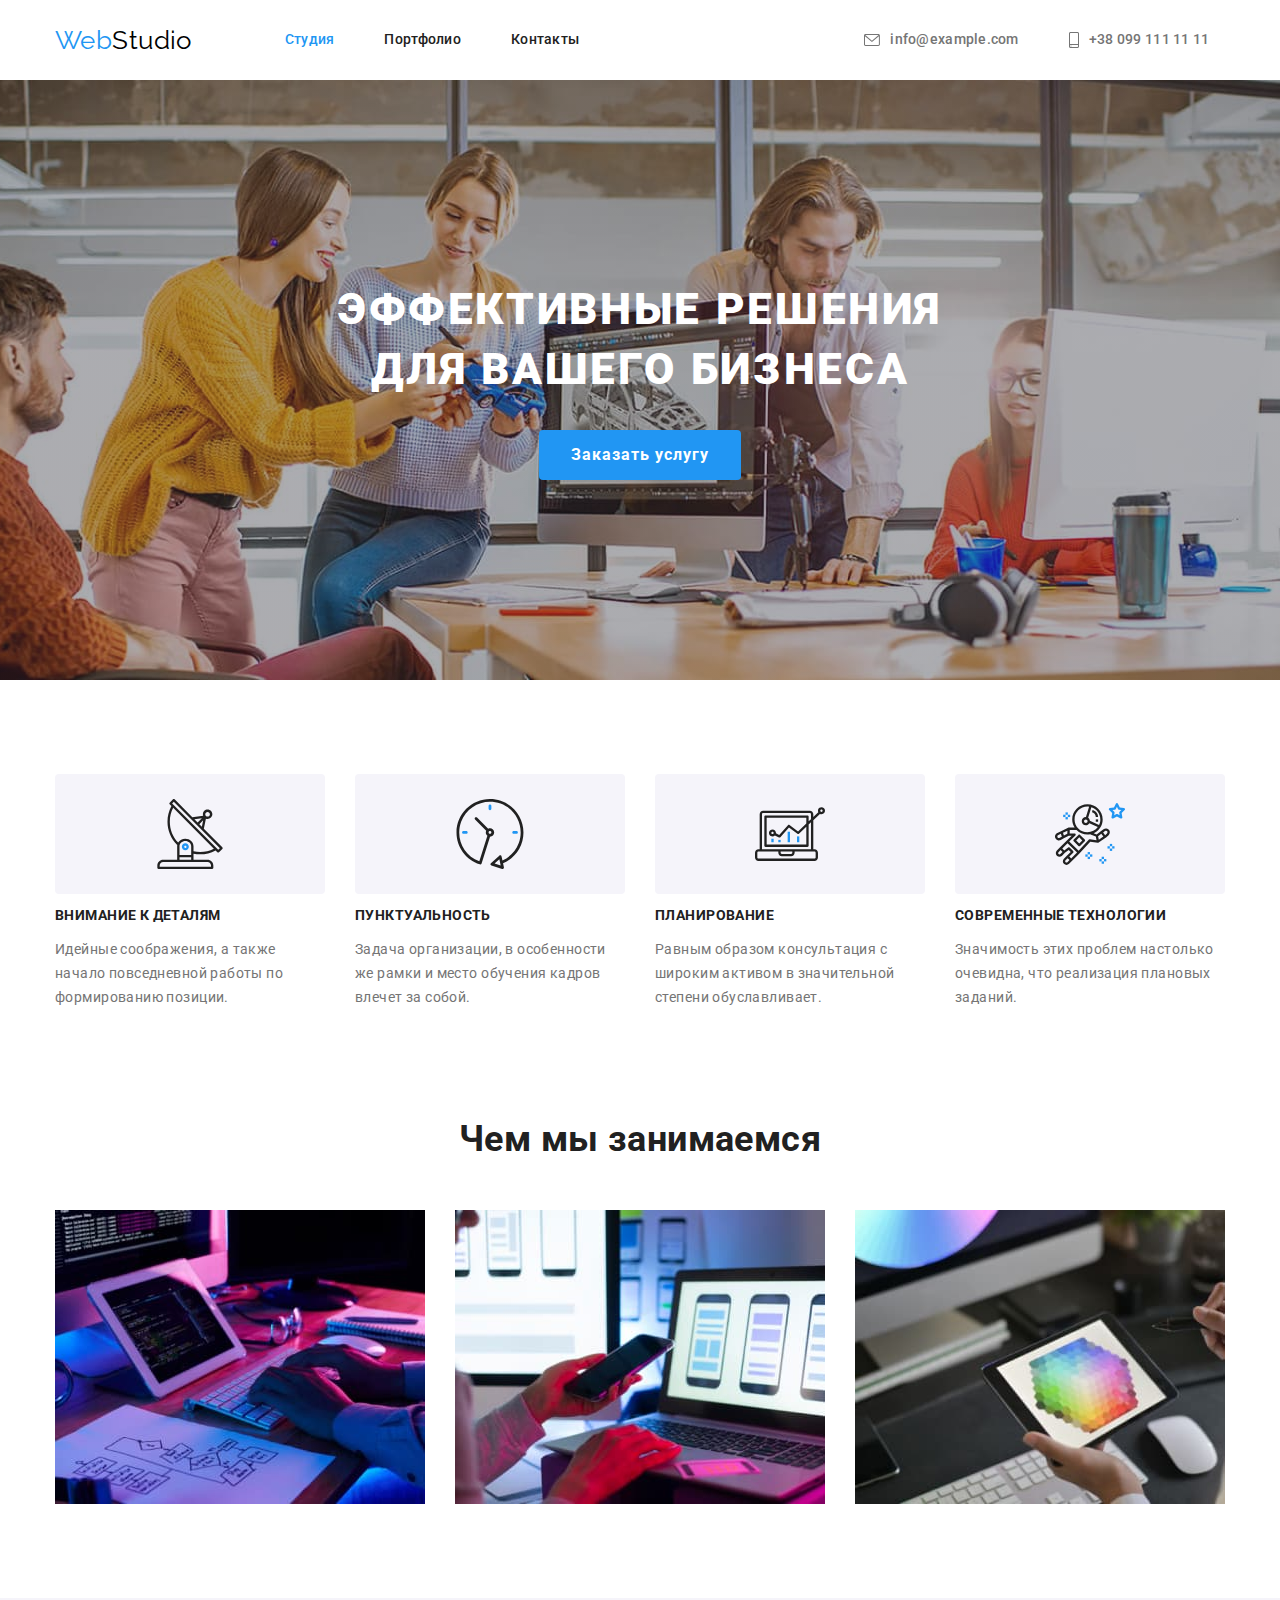
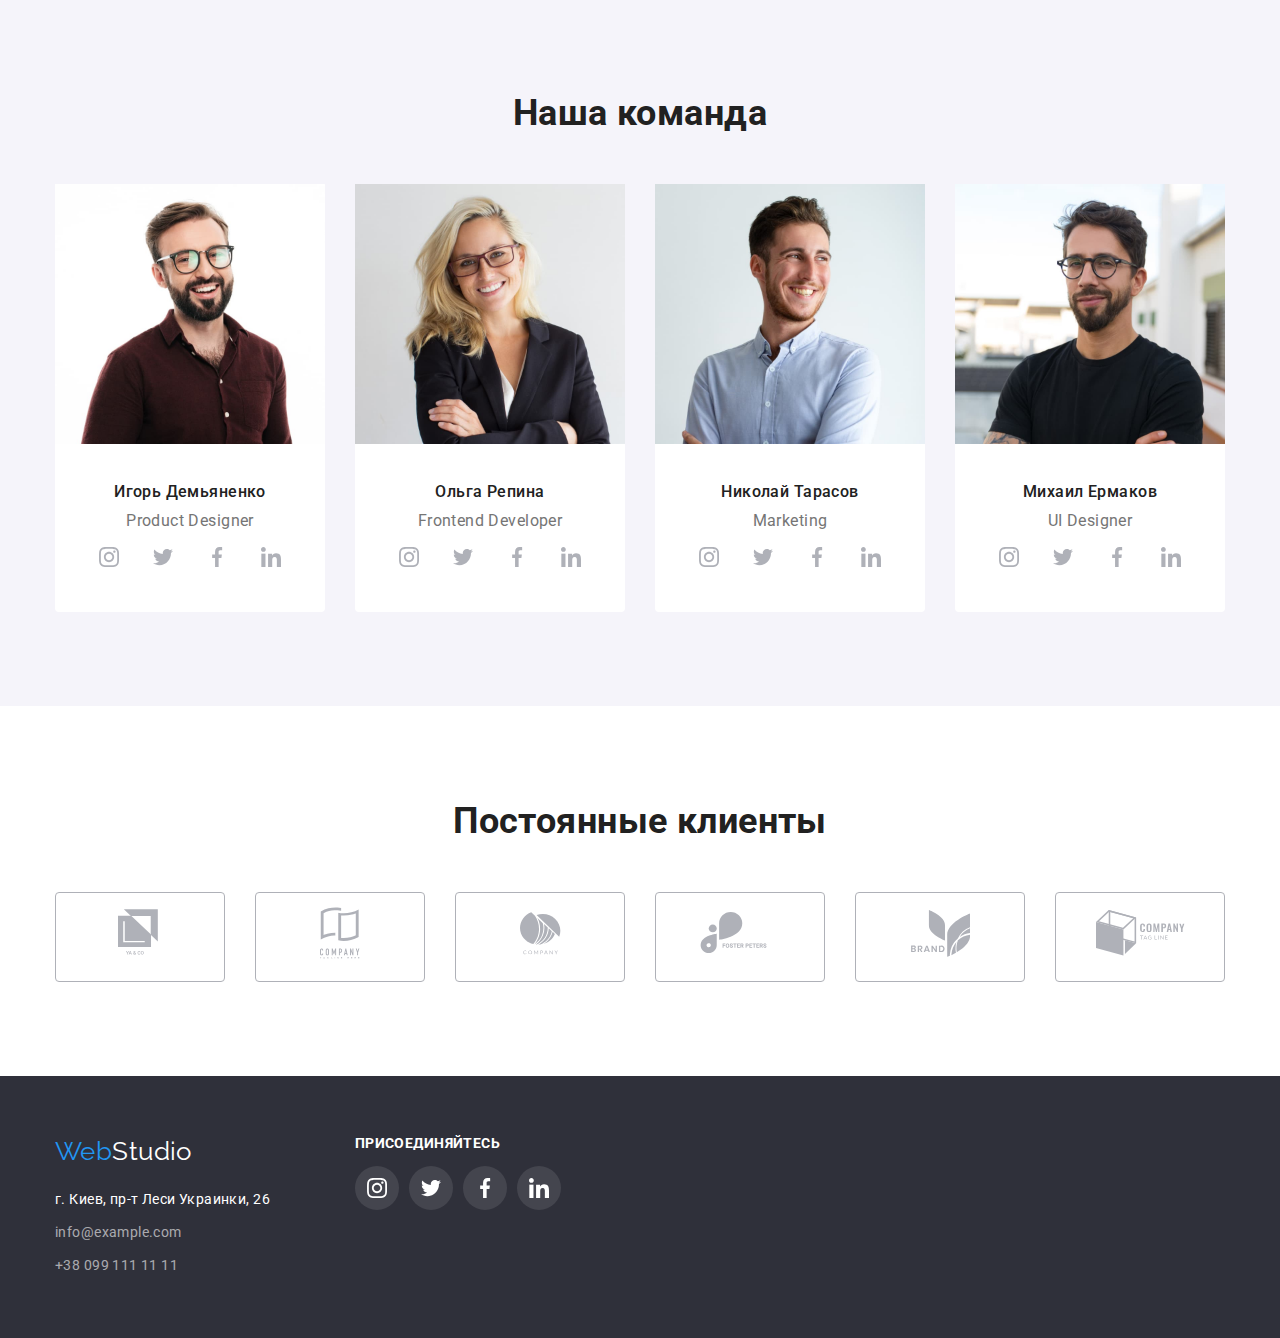
<file: index.html>
<!DOCTYPE html>
<html lang="ru">
  <head>
    <meta charset="UTF-8" />
    <meta name="viewport" content="width=device-width, initial-scale=1.0" />
    <title>Главная</title>
    <link
      href="https://fonts.googleapis.com/css2?family=Oleo+Script&family=Raleway:wght@700&family=Roboto:wght@400;500;700;900&display=swap"
      rel="stylesheet">
      <link rel="stylesheet" href="https://cdnjs.cloudflare.com/ajax/libs/modern-normalize/1.0.0/modern-normalize.min.css">
      <link rel="stylesheet" href="./css/styles.css">
  </head>
  <body>
  <header>
    <div class="conteiner displflex">
      <nav class="heder-displflex">
        <a href="" class="logo ">
          <span class="logo-span">Web</span>Studio</a>
  
        <ul class="list displflex ">
          <li><a href="./index.html" class="header-nav current">Студия</a></li>
          <li><a href="./portfolio.html" class="header-nav">Портфолио</a></li>
          <li><a href="" class="header-nav">Контакты</a></li>
        </ul>
      </nav>
      <ul class="list displflex ">
        <li class="item">
          <address>
            <a href="mailto:info@example.com" class="header-nav contacts">
              <svg width="16" height="12">
                <use href="./images/sprite.svg#icon-envelope"></use>
              </svg>
              info@example.com</a>
          </address>
        </li>
        <li class="item">
          <address>
            <a href="tel:+380991111111" class="header-nav contacts">
              <svg width="10" height="16">
                <use href="./images/sprite.svg#icon-smartphone"></use>
              </svg>
              +38 099 111 11 11</a>
          </address>
        </li>
      </ul>
    </div>
  </header>
    <main>
      <section class="main-section">
        <h1 class="main-title">Эффективные решения <br />для вашего бизнеса</h1>
        <a href="" class="button">Заказать услугу</a>
      </section>
      
      
        <section class="main-content advantages">
          <div class="conteiner">
          <h2 hidden>Наши преимущества</h2>
          <!--заголовок будет скрыт-->
            <ul class="list displflex">
              <li>
                <div class="box">
                  <svg>
                    <use href="./images/sprite.svg#icon-antenna" ></use>
                  </svg>
                </div>
                <h3>Внимание к деталям</h3>
                <p>
                  Идейные соображения, а также начало повседневной работы по
                  формированию позиции.
                </p>
                
              </li>
              <li>
                <div class="box">
                  <svg>
                    <use href="./images/sprite.svg#icon-clock" ></use>
                  </svg>
                </div>
                <h3>Пунктуальность</h3>
                <p>
                  Задача организации, в особенности же рамки и место обучения кадров
                  влечет за собой.
                </p>
                
              </li>
              <li>
                <div class="box">
                  <svg>
                    <use href="./images/sprite.svg#icon-diagram" ></use>
                  </svg>
                </div>
                <h3>Планирование</h3>
                <p>
                  Равным образом консультация с широким активом в значительной
                  степени обуславливает.
                </p>
                
              </li>
              <li>
                <div class="box">
                  <svg>
                    <use href="./images/sprite.svg#icon-astronaut" ></use>
                  </svg>
                </div>
                <h3>Современные технологии</h3>
                <p>
                  Значимость этих проблем настолько очевидна, что реализация
                  плановых заданий.
                </p>
                
              </li>
            </ul>
            </div>
        </section>
 
          <section class="main-content study ">
            <div class="conteiner">
            <h2 class="subtitle">Чем мы занимаемся</h2>
            <ul class="list displflex gallery">
              <li>
                <!-- <h3>Десктопные приложения</h3> -->
                <img src="./images/desktop.jpg" alt="Фото Десктопные приложения" width="370" height="294" />
              </li>
              <li>
                <!-- <h3>Мобильные приложения</h3> -->
                <img src="./images/mobile.jpg" alt="Фото Мобильные приложения" width="370" height="294" />
              </li>
              <li>
                <!-- <h3>Дизайнерские решения</h3> -->
                <img src="./images/design.jpg" alt="Фото Дизайнерские решения" width="370" height="294" />
              </li>
            </ul>
            </div>
          </section>

      <section class="main-command">
        <div class="conteiner ">
          <h2 class="subtitle ">Наша команда</h2>
          <ul class="list gallery displflex">
            <li class="list-command">
              
              <img src="./images/product-designer.jpg" alt="Фото Игорь Демьяненко" width="270" height="260" />
              <h3>Игорь Демьяненко</h3>
              <p>Product Designer</p>

              <ul class="list social-list">
                <li class="social-list-item">
                  <a href="" class="social-list-item-link">
                    <svg>
                      <use href="./images/sprite.svg#icon-instagram"></use>
                    </svg>
                  </a>
                </li>
                <li class="social-list-item">
                  <a href="" class="social-list-item-link">
                    <svg>
                      <use href="./images/sprite.svg#icon-twitter"></use>
                    </svg>
                  </a>
                </li>
                <li class="social-list-item">
                  <a href="" class="social-list-item-link">
                    <svg>
                      <use href="./images/sprite.svg#icon-facebook"></use>
                    </svg>
                  </a>
                </li>
                <li class="social-list-item">
                  <a href="" class="social-list-item-link">
                    <svg>
                      <use href="./images/sprite.svg#icon-linkedin"></use>
                    </svg>
                  </a>
                </li>
              </ul>
              

            </li>
            <li class="list-command">
              
              <img src="./images/frontend-developer.jpg" alt="Фото Ольга Репина" width="270" height="260" />
              <h3>Ольга Репина</h3>
              <p>Frontend Developer</p>

              <ul class="list social-list">
                <li class="social-list-item">
                  <a href="" class="social-list-item-link">
                    <svg>
                      <use href="./images/sprite.svg#icon-instagram"></use>
                    </svg>
                  </a>
                </li>
                <li class="social-list-item">
                  <a href="" class="social-list-item-link">
                    <svg>
                      <use href="./images/sprite.svg#icon-twitter"></use>
                    </svg>
                  </a>
                </li>
                <li class="social-list-item">
                  <a href="" class="social-list-item-link">
                    <svg>
                      <use href="./images/sprite.svg#icon-facebook"></use>
                    </svg>
                  </a>
                </li>
                <li class="social-list-item">
                  <a href="" class="social-list-item-link">
                    <svg>
                      <use href="./images/sprite.svg#icon-linkedin"></use>
                    </svg>
                  </a>
                </li>
              </ul>

            </li>
            <li class="list-command">
              
              <img src="./images/marketing.jpg" alt="Фото Николай Тарасов" width="270" height="260" />
              <h3>Николай Тарасов</h3>
              <p>Marketing</p>

              <ul class="list social-list">
                <li class="social-list-item">
                  <a href="" class="social-list-item-link">
                    <svg>
                      <use href="./images/sprite.svg#icon-instagram"></use>
                    </svg>
                  </a>
                </li>
                <li class="social-list-item">
                  <a href="" class="social-list-item-link">
                    <svg>
                      <use href="./images/sprite.svg#icon-twitter"></use>
                    </svg>
                  </a>
                </li>
                <li class="social-list-item">
                  <a href="" class="social-list-item-link">
                    <svg>
                      <use href="./images/sprite.svg#icon-facebook"></use>
                    </svg>
                  </a>
                </li>
                <li class="social-list-item">
                  <a href="" class="social-list-item-link">
                    <svg>
                      <use href="./images/sprite.svg#icon-linkedin"></use>
                    </svg>
                  </a>
                </li>
              </ul>

            </li>
            <li class="list-command">
              
              <img src="./images/designer.jpg" alt="Фото Михаил Ермаков" width="270" height="260" />
              <h3>Михаил Ермаков</h3>
              <p>UI Designer</p>

              <ul class="list social-list">
                <li class="social-list-item">
                  <a href="" class="social-list-item-link">
                    <svg>
                      <use href="./images/sprite.svg#icon-instagram"></use>
                    </svg>
                  </a>
                </li>
                <li class="social-list-item">
                  <a href="" class="social-list-item-link">
                    <svg>
                      <use href="./images/sprite.svg#icon-twitter"></use>
                    </svg>
                  </a>
                </li>
                <li class="social-list-item">
                  <a href="" class="social-list-item-link">
                    <svg>
                      <use href="./images/sprite.svg#icon-facebook"></use>
                    </svg>
                  </a>
                </li>
                <li class="social-list-item">
                  <a href="" class="social-list-item-link">
                    <svg>
                      <use href="./images/sprite.svg#icon-linkedin"></use>
                    </svg>
                  </a>
                </li>
              </ul>
              

            </li>
          </ul>
        </div>
        
      </section>
      <section class="main-content clients">
        <h2 class="subtitle">Постоянные клиенты</h2>
        <ul class="list ">
          <li class="box-clients">
            <a href="" class="list-clients">
              <svg width="44" height="49">
                <use href="./images/sprite.svg#icon-logo-1" ></use>
              </svg>
            </a>
          </li>
          <li class="box-clients">
            <a href="" class="list-clients">
              <svg width="40" height="52">
                <use href="./images/sprite.svg#icon-logo-2" ></use>
              </svg>
            </a>
          </li>
          <li class="box-clients">
            <a href="" class="list-clients">
              <svg width="41" height="43">
                <use href="./images/sprite.svg#icon-logo-3" ></use>
              </svg>
            </a>
          </li>
          <li class="box-clients">
            <a href="" class="list-clients">
              <svg width="80" height="42">
                <use href="./images/sprite.svg#icon-logo-4" ></use>
              </svg>
            </a>
          </li>
          <li class="box-clients">
            <a href="" class="list-clients">
              <svg width="59" height="47">
                <use href="./images/sprite.svg#icon-logo-5" ></use>
              </svg>
            </a>
          </li>
          <li class="box-clients">
            <a href="" class="list-clients">
              <svg width="89" height="46">
                <use href="./images/sprite.svg#icon-logo-6" ></use>
              </svg>
            </a>
          </li>
        </ul>

      </section>
    </main>
    
    <footer >
      <div class="conteiner">
        <ul class="list box-footer">
          <li>
            <div class="footer-conteiner">
              <h2 hidden>Контакты</h2>
              <!--заголовок будет скрыт-->
              <ul class="list">
                <li>
                  <a href="" class="logo main-title">
                    <span class="logo-span">Web</span>Studio</a>
                </li>
                <li class="footer-address">
                  <address>
                    <a href="https://goo.gl/maps/yA38NtLSpZcAnVb77" target="_blank" class="main-title">г. Киев, пр-т Леси
                      Украинки, 26</a>
                  </address>
                </li>
                <li class="footer-item">
                  <address>
                    <a href="mailto:info@example.com" class="footer-contacts">info@example.com</a>
                  </address>
                </li>
                <li class="footer-item">
                  <address>
                    <a href="tel:+380991111111" class="footer-contacts">+38 099 111 11 11</a>
                  </address>
                </li>
              </ul>
            </div>
          </li>
          <li>
            <div >
            
              <h3 class="footer-subtitle">Присоединяйтесь</h3>
              <ul class="list social-list">
                <li class="social-list-item">
                  <a href="" class="social-list-item-link">
                    <svg>
                      <use href="./images/sprite.svg#icon-instagram"></use>
                    </svg>
                  </a>
                </li>
                <li class="social-list-item">
                  <a href="" class="social-list-item-link">
                    <svg>
                      <use href="./images/sprite.svg#icon-twitter"></use>
                    </svg>
                  </a>
                </li>
                <li class="social-list-item">
                  <a href="" class="social-list-item-link">
                    <svg>
                      <use href="./images/sprite.svg#icon-facebook"></use>
                    </svg>
                  </a>
                </li>
                <li class="social-list-item">
                  <a href="" class="social-list-item-link">
                    <svg>
                      <use href="./images/sprite.svg#icon-linkedin"></use>
                    </svg>
                  </a>
                </li>
              </ul>
            
            </div>

          </li>

          <li>
            <div >
              <h3 hidden>Forma</h3>
            
            </div>
            
          </li>

        </ul>

      </div>
      
      
    </footer>
  </body>
</html>
</file>
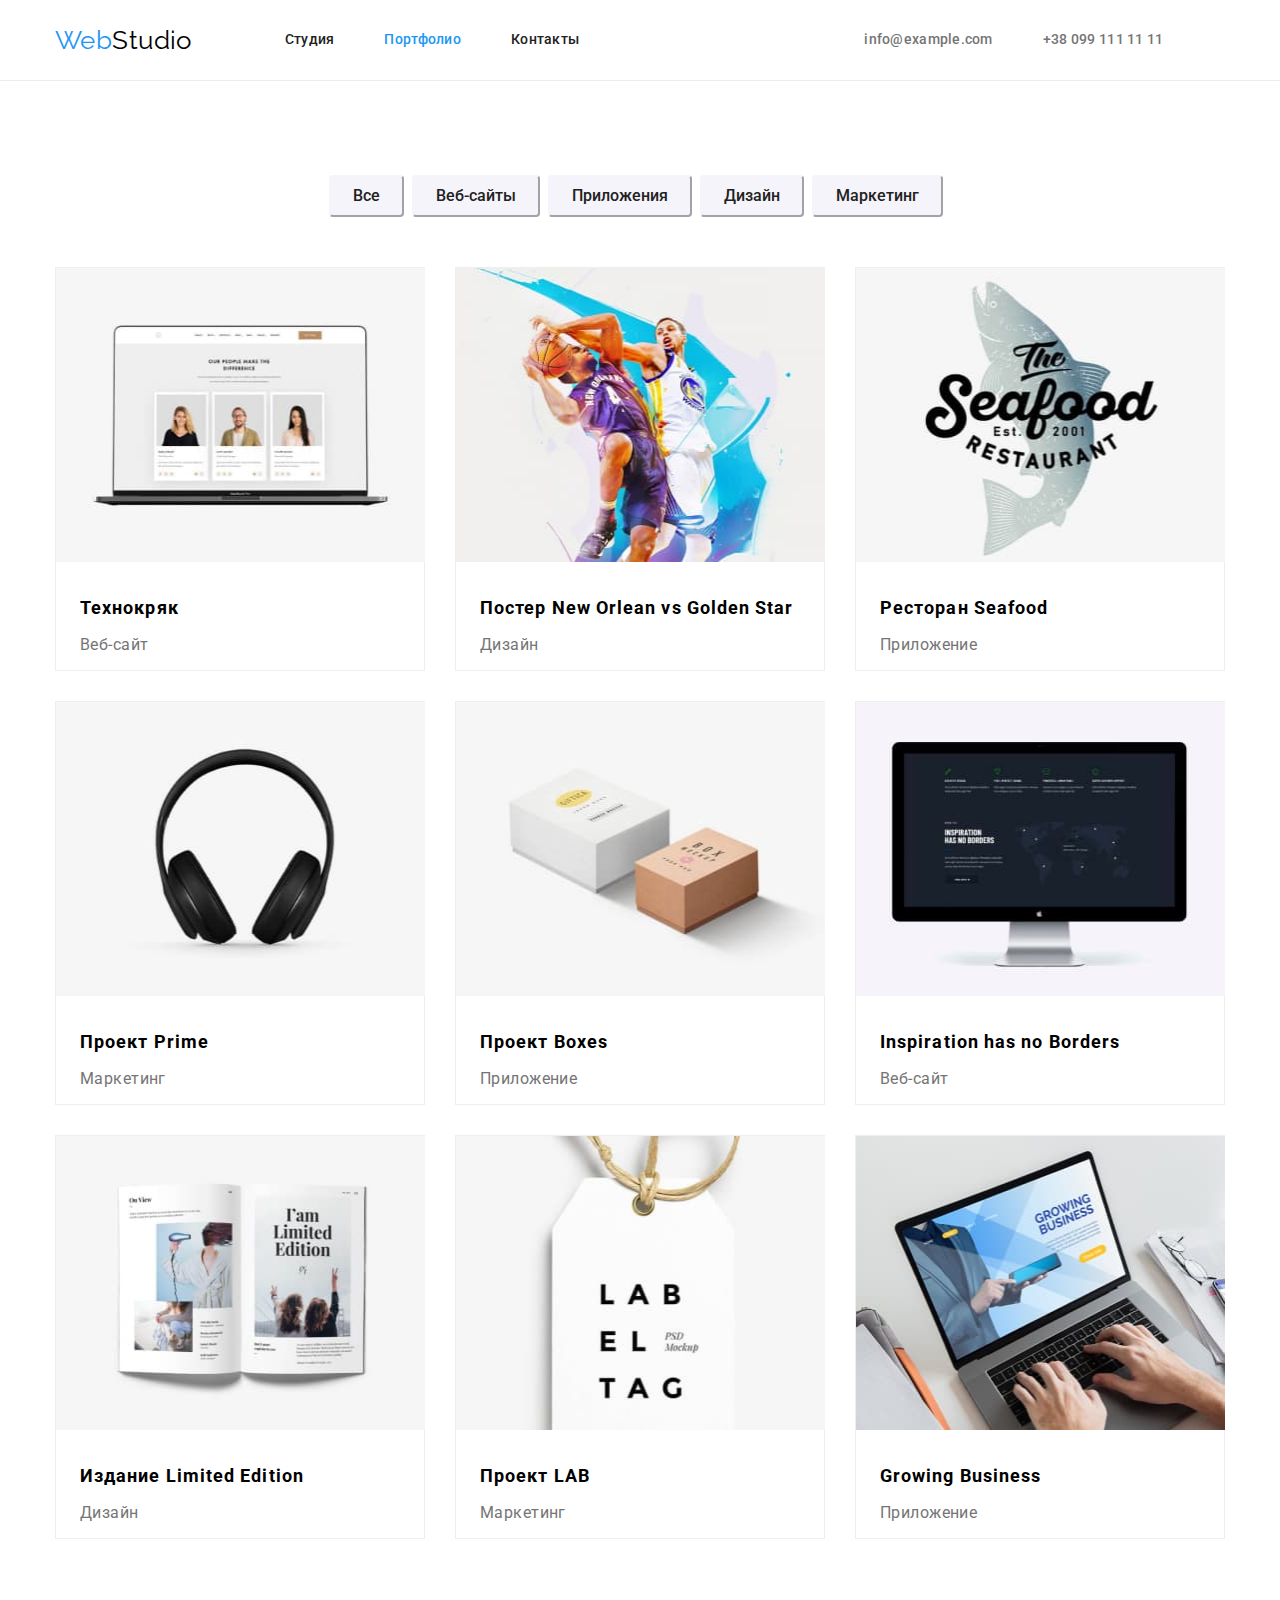
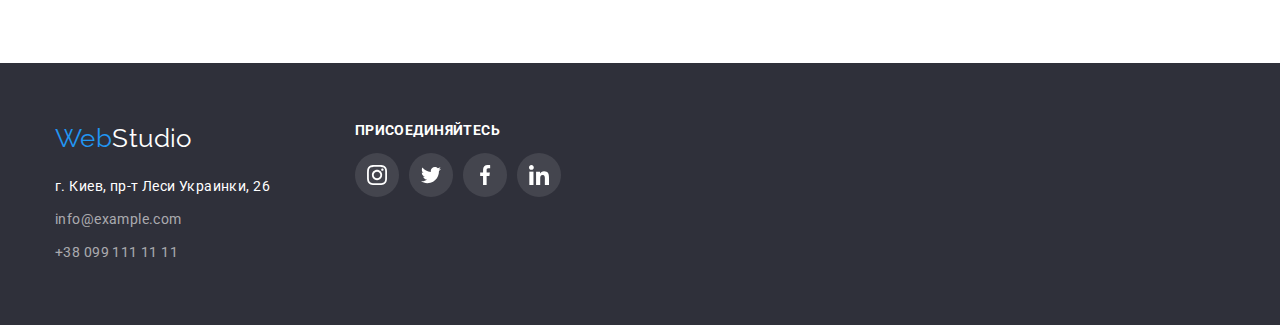
<file: portfolio.html>
<!DOCTYPE html>
<html lang="ru">
  <head>
    <meta charset="UTF-8" />
    <meta name="viewport" content="width=device-width, initial-scale=1.0" />
    <title>Портфолио</title>
    <link
      href="https://fonts.googleapis.com/css2?family=Oleo+Script&family=Raleway:wght@700&family=Roboto:wght@400;500;700;900&display=swap"
      rel="stylesheet">
      <link rel="stylesheet" href="https://cdnjs.cloudflare.com/ajax/libs/modern-normalize/1.0.0/modern-normalize.min.css">
      <link rel="stylesheet" href="./css/styles.css">
  </head>
  <body>
  <header class="header-line">
    <div class="conteiner displflex">
      <nav class="heder-displflex">
        <a href="" class="logo ">
          <span class="logo-span">Web</span>Studio</a>
  
        <ul class="list displflex ">
          <li><a href="./index.html" class="header-nav ">Студия</a></li>
          <li><a href="./portfolio.html" class="header-nav current">Портфолио</a></li>
          <li><a href="" class="header-nav">Контакты</a></li>
        </ul>
      </nav>
      <ul class="list displflex ">
        <li class="item">
          <address>
            <a href="mailto:info@example.com" class="header-nav contacts">info@example.com</a>
          </address>
        </li>
        <li class="item">
          <address>
            <a href="tel:+380991111111" class="header-nav contacts">+38 099 111 11 11</a>
          </address>
        </li>
      </ul>
    </div>
  </header>

    <main>
      
       <section class=" main-portfolio ">
          <div class="conteiner">
           <h1 hidden>Нашы работы</h1>
           <!-- будет скрыт -->
            <div class="buttons">
            <ul class="list  displflex">
              <li>
                <button type="button" class="button-portfolio">Все</button>
              </li>
              <li>
                <button type="button" class="button-portfolio">Веб-сайты</button>
              </li>
              <li>
                <button type="button" class="button-portfolio">Приложения</button>
              </li>
              <li>
                <button type="button" class="button-portfolio">Дизайн</button>
              </li>
              <li>
                <button type="button" class="button-portfolio">Маркетинг</button>
              </li>
            </ul>
            </div>
                <ul class="list gallery displflex">
            
                  <li class="list-portfolio">
                    <a href="">
              
                      <img src="./images/portfolio-img/img1.jpg" alt="Фото Технокряк" width="369" height="294">
                      <h2>Технокряк</h2>
                      <p>Веб-сайт</p>
                    </a>
              
                  </li>
                  <li class="list-portfolio">
                    <a href="">
              
                      <img src="./images/portfolio-img/img2.jpg" alt="Фото Постер New Orlean vs Golden Star" width="369" height="294">
                      <h2>Постер New Orlean vs Golden Star</h2>
                      <p>Дизайн</p>
                    </a>
              
                  </li>
                  <li class="list-portfolio">
                    <a href="">
              
                      <img src="./images/portfolio-img/img3.jpg" alt="Фото Ресторан Seafood" width="369" height="294">
                      <h2>Ресторан Seafood</h2>
                      <p>Приложение</p>
                    </a>
              
                  </li>
                  <li class="list-portfolio">
                    <a href="">
              
                      <img src="./images/portfolio-img/img4.jpg" alt="Фото Проект Prime" width="369" height="294">
                      <h2>Проект Prime</h2>
                      <p>Маркетинг</p>
                    </a>
              
                  </li>
                  <li class="list-portfolio">
                    <a href="">
              
                      <img src="./images/portfolio-img/img5.jpg" alt="Фото Проект Boxes" width="369" height="294">
                      <h2>Проект Boxes</h2>
                      <p>Приложение</p>
                    </a>
              
                  </li>
                  <li class="list-portfolio">
                    <a href="">
              
                      <img src="./images/portfolio-img/img6.jpg" alt="Фото Inspiration has no Borders" width="369" height="294">
                      <h2>Inspiration has no Borders</h2>
                      <p>Веб-сайт</p>
                    </a>
              
                  </li>
                  <li class="list-portfolio">
                    <a href="">
              
                      <img src="./images/portfolio-img/img7.jpg" alt="Фото Издание Limited Edition" width="369" height="294">
                      <h2>Издание Limited Edition</h2>
                      <p>Дизайн</p>
                    </a>
              
                  </li>
                  <li class="list-portfolio">
                    <a href="">
              
                      <img src="./images/portfolio-img/img8.jpg" alt="Фото Проект LAB" width="369" height="294">
                      <h2>Проект LAB</h2>
                      <p>Маркетинг</p>
                    </a>
              
                  </li>
                  <li class="list-portfolio">
                    <a href="">
              
                      <img src="./images/portfolio-img/img9.jpg" alt="Фото Growing Business" width="369" height="294">
                      <h2>Growing Business</h2>
                      <p>Приложение</p>
                    </a>
              
                  </li>
                </ul>
          </div>
       </section>
     </main>
      
<footer>
  <div class="conteiner">
    <ul class="list box-footer">
      <li>
        <div class="footer-conteiner">
          <h2 hidden>Контакты</h2>
          <!--заголовок будет скрыт-->
          <ul class="list">
            <li>
              <a href="" class="logo main-title">
                <span class="logo-span">Web</span>Studio</a>
            </li>
            <li class="footer-address">
              <address>
                <a href="https://goo.gl/maps/yA38NtLSpZcAnVb77" target="_blank" class="main-title">г. Киев, пр-т Леси
                  Украинки, 26</a>
              </address>
            </li>
            <li class="footer-item">
              <address>
                <a href="mailto:info@example.com" class="footer-contacts">info@example.com</a>
              </address>
            </li>
            <li class="footer-item">
              <address>
                <a href="tel:+380991111111" class="footer-contacts">+38 099 111 11 11</a>
              </address>
            </li>
          </ul>
        </div>
      </li>
      <li>
        <div>

          <h3 class="footer-subtitle">Присоединяйтесь</h3>
          <ul class="list social-list">
            <li class="social-list-item">
              <a href="" class="social-list-item-link">
                <svg>
                  <use href="./images/sprite.svg#icon-instagram"></use>
                </svg>
              </a>
            </li>
            <li class="social-list-item">
              <a href="" class="social-list-item-link">
                <svg>
                  <use href="./images/sprite.svg#icon-twitter"></use>
                </svg>
              </a>
            </li>
            <li class="social-list-item">
              <a href="" class="social-list-item-link">
                <svg>
                  <use href="./images/sprite.svg#icon-facebook"></use>
                </svg>
              </a>
            </li>
            <li class="social-list-item">
              <a href="" class="social-list-item-link">
                <svg>
                  <use href="./images/sprite.svg#icon-linkedin"></use>
                </svg>
              </a>
            </li>
          </ul>

        </div>

      </li>

      <li>
        <div>
          <h3 hidden>Forma</h3>

        </div>

      </li>

    </ul>

  </div>


</footer>
  </body>
</html>
</file>
<file: css/styles.css>
:root {
  --primary-text-color: #757575;
  --title-text-color: #212121;
  --accent-color: #2196f3;
  --white-color: #ffffff;
}

html {
  box-sizing: border-box;
}

*,
*::before,
*::after {
  box-sizing: inherit;
}

body {
  margin: 0;

  background-color: var(--white-color);
  color: var(--title-text-color);

  font-family: Roboto, sans-serif;
  letter-spacing: 0.03em;
  font-weight: 400;
  font-size: 14px;
  line-height: 1.71;
}

p {
  color: var(--primary-text-color);
}

footer {
  background-color: #2f303a;
}

button {
  font-family: inherit;
}

.list {
  padding: 0;
  margin: 0;
  list-style: none;
}

.conteiner {
  margin-left: auto;
  margin-right: auto;

  padding-left: 15px;
  padding-right: 15px;
  width: 1200px;
}

header .conteiner,
footer .conteiner {
  padding-top: 0;
}

/* .header-item {
  display: inline-flex;
  justify-content: space-between;
}  */

.logo {
  color: #000000;

  font-family: Raleway, cursive;
  font-size: 26px;
  line-height: 1.19;
  text-decoration: none;

  margin-right: 93px;
}

.logo-span {
  color: var(--accent-color);
}

footer {
  padding-top: 60px;
  padding-bottom: 60px;
}

.footer-item {
  padding-top: 9px;
}

.footer-address {
  padding-top: 20px;
}

.header-nav {
  display: flex;
  padding-top: 32px;
  padding-bottom: 32px;

  color: var(--title-text-color);

  align-items: center;

  font-weight: 500;
  font-size: 14px;
  line-height: 1.14;
  letter-spacing: 0.02em;
  text-decoration: none;
  font-style: normal;

  cursor: pointer;
}

.contacts {
  color: var(--primary-text-color);
}

header svg {
  fill: var(--primary-text-color);
}

.header-nav:hover,
.header-nav:focus {
  color: var(--accent-color);
}

.header-nav.current {
  color: var(--accent-color);
}

.header-nav:hover svg {
  fill: var(--accent-color);
}

.main-section {
  text-align: center;
  /* background-color: #2f303a; */
  padding-top: 200px;
  padding-bottom: 200px;
}

.main-title {
  margin-top: 0px;
  margin-bottom: 30px;
  color: var(--white-color);
  font-style: normal;
  text-decoration: none;
}

.main-content {
  background-color: var(--white-color);
}

.subtitle {
  font-weight: 700;
  font-size: 36px;
  line-height: 1.17;
  text-align: center;
}

.main-command {
  background-color: #f5f4fa;
}

.footer-contacts {
  color: rgba(255, 255, 255, 0.6);
  text-decoration: none;
  font-style: normal;
}

.button {
  display: inline-block;
  border-radius: 4px;
  padding: 10px 32px;
  min-width: 200px;
  text-align: center;

  color: var(--white-color);
  background-color: var(--accent-color);

  font-weight: 700;
  font-size: 16px;
  line-height: 1.87;
  letter-spacing: 0.06em;
  text-decoration: none;
}

.button-portfolio {
  display: inline-block;
  border-radius: 4px;
  padding: 6px 22px;

  min-width: 73px;
  text-align: center;
  border-color: #f5f4fa;

  color: var(--title-text-color);
  background-color: #f5f4fa;

  font-weight: 500;
  font-size: 16px;
  line-height: 1.62;
  text-align: center;

  cursor: pointer;
}

.button-portfolio:hover,
.button-portfolio:focus {
  background-color: var(--accent-color);
  color: var(--white-color);
  border-color: var(--accent-color);
}

.main-section .main-title {
  font-weight: 900;
  font-size: 44px;
  line-height: 1.36;

  letter-spacing: 0.06em;
  text-transform: uppercase;
}

.main-portfolio h2 {
  font-weight: 700;
  font-size: 18px;
  line-height: 2;
  letter-spacing: 0.06em;
}

.main-portfolio p {
  font-weight: 400;
  font-size: 16px;
  line-height: 1.87;
}

.main-content h3 {
  font-weight: 700;
  font-size: 14px;
  line-height: 1.14;
  text-transform: uppercase;
}

.main-command h3 {
  font-weight: 500;
  font-size: 16px;
  line-height: 1.19;
  text-align: center;
}

.main-command p {
  font-weight: 400;
  font-size: 16px;
  line-height: 1.19;
  text-align: center;
}

.main-portfolio a {
  text-decoration: none;
}

.main-portfolio h2 {
  color: #000000;
}

/* .box {
  background-color: tomato;
  outline: 2px solid tomato;
} */

.gallery h2,
.gallery h3,
.gallery p,
.subtitle {
  padding: 0;
  margin: 0;
}

.main-command li {
  margin-right: 30px;

  width: 270px;
  height: 428px;
}

.main-portfolio .list-portfolio {
  margin-right: 30px;
  margin-bottom: 30px;
  width: 370px;
  height: 404px;
}

.main-command,
.main-content,
.main-portfolio {
  padding-top: 94px;
  padding-bottom: 94px;
}

.buttons {
  display: flex;
  justify-content: center;
  padding-top: 0;
}

.gallery,
.main-command gallery,
.main-content gallery {
  margin-top: 50px;
}

.list-command:nth-child(4) {
  margin-right: 0px;
}

.list-portfolio:nth-child(3n) {
  margin-right: 0px;
}

.main-content img {
  display: block;
}

.displflex {
  display: flex;
}

.heder-displflex {
  display: flex;
  align-items: center;
  justify-content: space-between;
}

.main-portfolio .list {
  display: inline-flex;
  flex-wrap: wrap;
}

nav .list li {
  margin-right: 50px;
}

.list .item + .item {
  margin-left: 50px;
}

.item {
  margin-left: 285px;
}

nav .list li:last-child {
  margin-right: 0;
}

.list-portfolio {
  border: 1px solid #eeeeee;
}

.header-line {
  border-bottom: 1px solid #ececec;
}

.list-portfolio h2,
.list-portfolio p {
  margin-top: 4px;
  margin-left: 24px;
  margin-right: 24px;
}

.list-portfolio h2 {
  margin-top: 20px;
}

main .buttons li {
  margin-right: 8px;
}

.list-command h3,
.list-command p {
  margin-top: 10px;
}

.list-command h3 {
  margin-top: 30px;
}

.list-command {
  background: #ffffff;
  border-radius: 0px 0px 4px 4px;
}

.advantages {
  padding-bottom: 0;
}

.study li {
  margin-right: 30px;
}

.advantages li {
  margin-right: 30px;
  justify-content: space-between;
}

.advantages li:nth-child(4) {
  margin-right: 0px;
}

.main-section {
  max-width: 1600px;
  height: 600px;
  margin-left: auto;
  margin-right: auto;
  background-size: cover;
  background-image: linear-gradient(
      to bottom left,
      rgba(47, 48, 58, 0.4),
      rgba(47, 48, 58, 0.4)
    ),
    url(../images/header-img.jpg);
  background-repeat: no-repeat;
  background-position: center center;
}

.box {
  height: 120px;
  width: 270px;
  background-color: #f5f4fa;

  border-radius: 4px;
}

.box svg {
  width: 70px;
  height: 70px;
}

.box:nth-child(1) {
  display: block;
  padding-top: 25px;
  padding-left: 100px;
  object-position: position;
}

.list-clients svg {
  fill: #afb1b8;
}

.box-clients {
  display: flex;
  align-items: center;
  justify-content: center;
}

.box-clients:nth-child(6) svg {
  /* width: 89px;
  height: 46px; */
  margin-right: 0px;
}

.box-clients:hover svg {
  fill: var(--accent-color);
}

.box-clients:hover {
  border-color: var(--accent-color);
}

.box-clients {
  height: 90px;
  width: 170px;
  /* background-color: #f5f4fa; */
  border: 1px solid #afb1b8;
  box-sizing: border-box;
  border-radius: 4px;
  margin-right: 30px;
  margin-top: 50px;
}

.box-clients:nth-child(6) {
  margin-right: 0px;
}

.clients ul {
  display: flex;
  align-items: center;
  justify-content: center;
}

.footer-subtitle {
  font-weight: 700;
  font-size: 14px;
  line-height: 1.14;
  text-align: left;
  letter-spacing: 0.03em;
  text-transform: uppercase;
  color: var(--white-color);
  margin-top: 0px;
}

/* соц сети */

.social-list {
  display: flex;
}

.social-list-item-link {
  display: flex;
  justify-content: center;
  align-items: center;
  height: 44px;
  width: 44px;
  background-color: rgba(255, 255, 255, 0.1);
  border-radius: 50%;
}

.social-list-item-link svg {
  fill: #ffffff;
  width: 20px;
  height: 20px;
}

.social-list-item-link:hover {
  background-color: var(--accent-color);
}

.social-list-item-link:hover svg {
  fill: #ffffff;
}

.social-list-item {
  margin-right: 10px;
}

/* соц сети енд */

.box-footer {
  display: flex;
  align-items: flex-start;
  justify-content: left;
}

.box-footer > li {
  margin-right: 70px;
}

.main-command .social-list-item {
  width: 44px;
  height: 44px;
  margin: 5px;
}

.main-command svg {
  fill: #afb1b8;
}

.main-command .social-list-item svg:hover {
  fill: var(--white-color);
}

.list-command .social-list {
  justify-content: center;
}

.list-portfolio:hover {
  box-shadow: 0px 1px 1px rgba(0, 0, 0, 0.12), 0px 4px 4px rgba(0, 0, 0, 0.06),
    1px 4px 6px rgba(0, 0, 0, 0.16);
}

header .item svg {
  margin-right: 10px;
}
</file>
